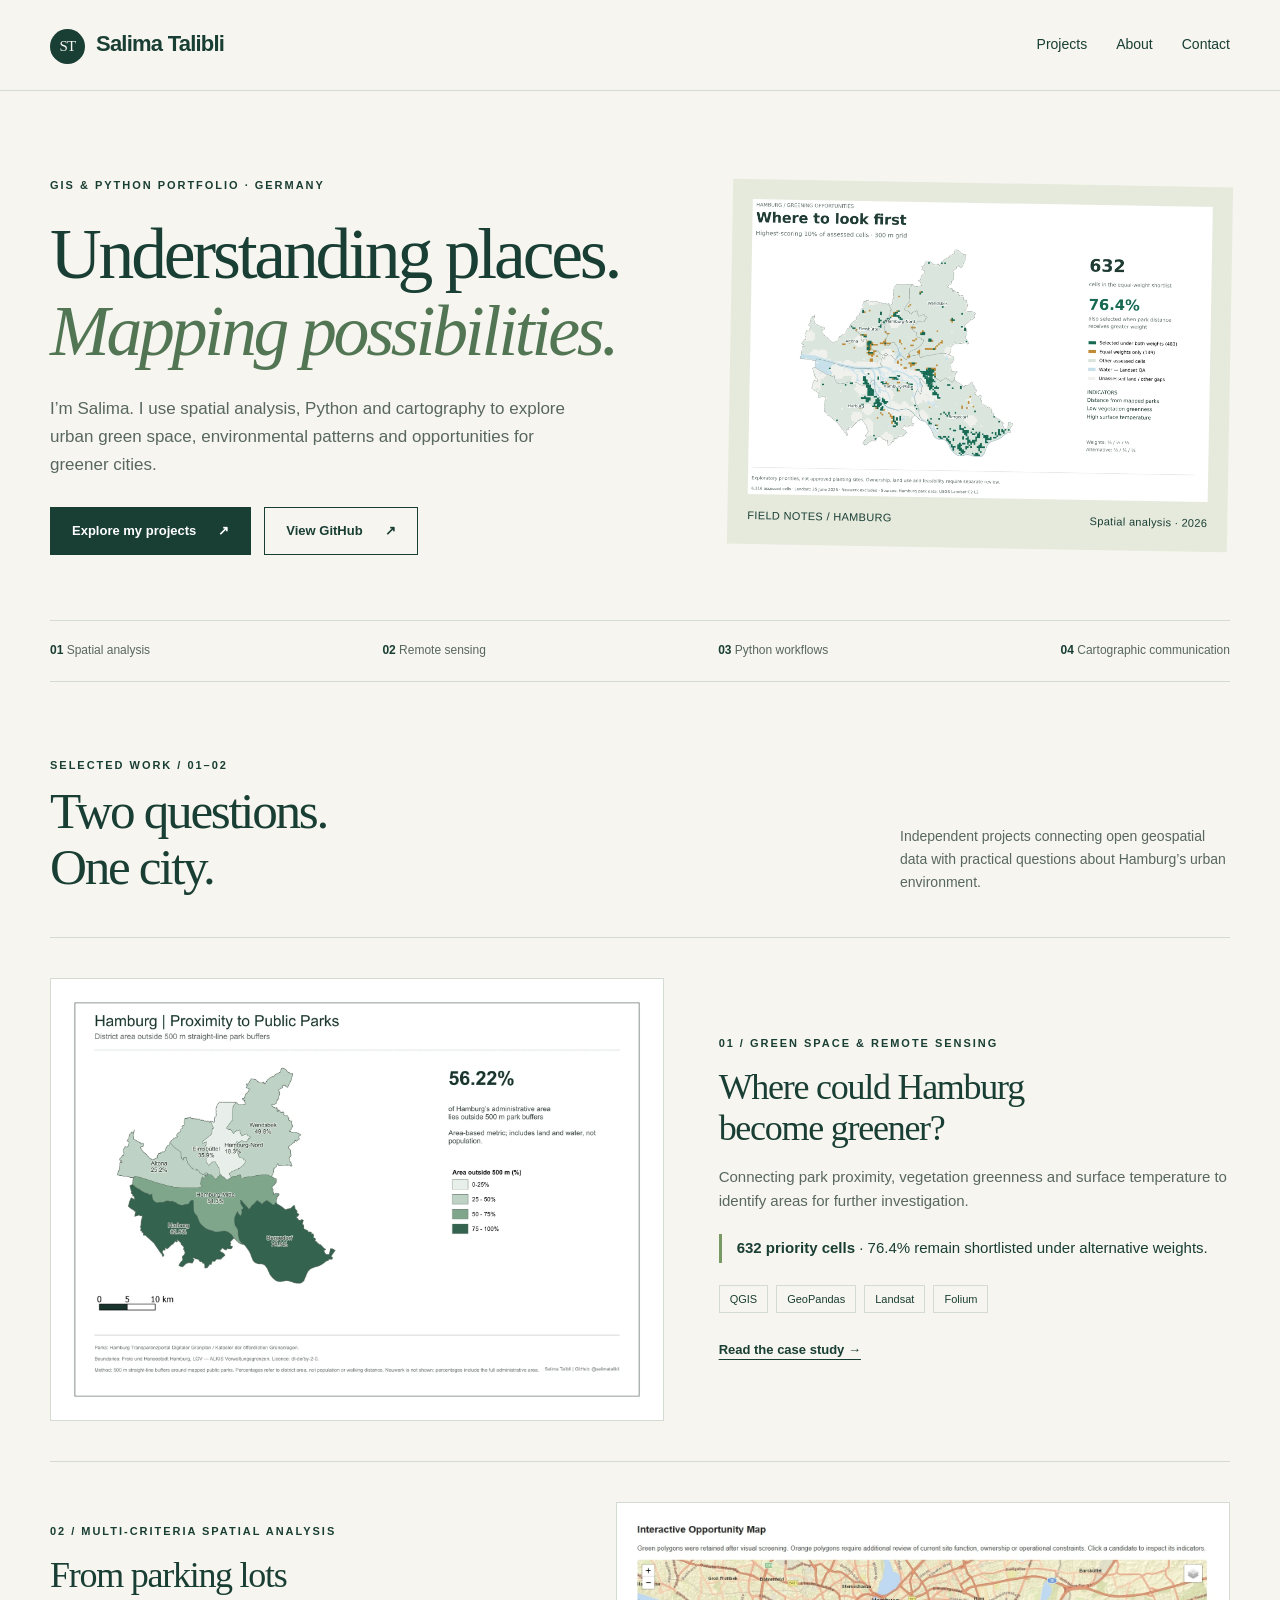
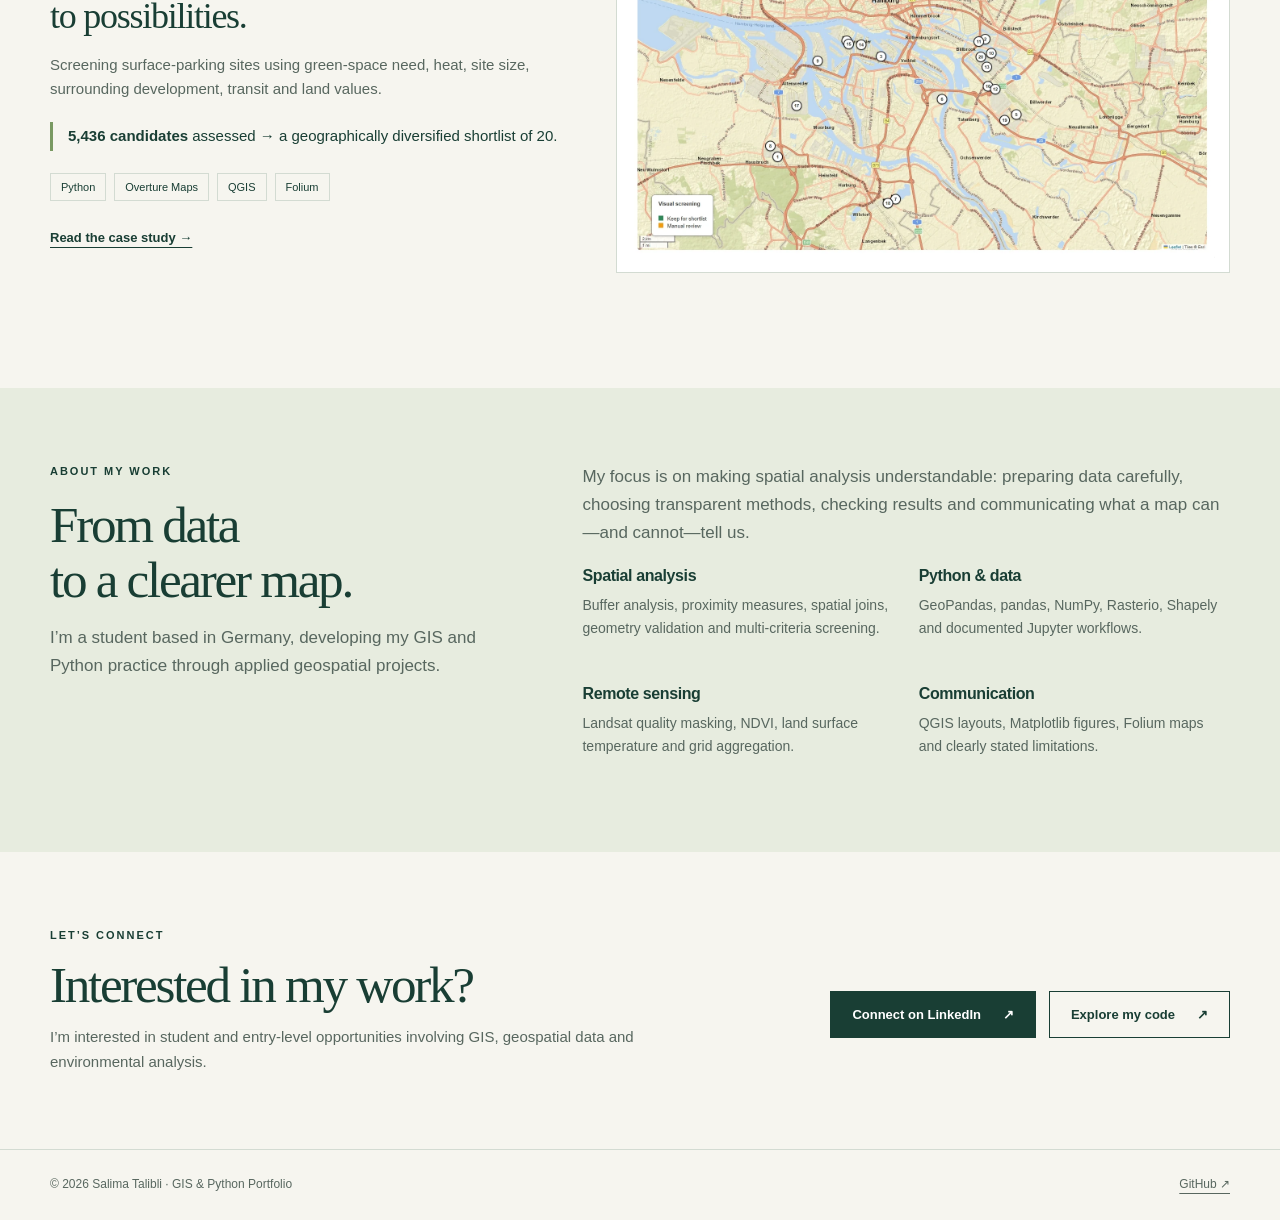
<file: salima-portfolio/index.html>
<!doctype html><html lang="en"><head><meta charset="utf-8"><meta name="viewport" content="width=device-width,initial-scale=1"><title>GIS &amp; Python Portfolio | Salima Talibli</title><meta name="description" content="Spatial analysis, remote sensing and urban greening projects by Salima Talibli."><meta name="theme-color" content="#193e34"><link rel="stylesheet" href="style.css"></head><body><a class="skip" href="#main">Skip to content</a><header><nav class="wrap" aria-label="Main navigation"><a class="brand" href="index.html"><span aria-hidden="true">ST</span>Salima Talibli</a><div class="navlinks"><a href="index.html#projects">Projects</a><a href="index.html#about">About</a><a href="index.html#contact">Contact</a></div></nav></header><main id="main">
<div class="wrap"><div class="hero"><div><div class="eyebrow">GIS &amp; Python Portfolio · Germany</div><h1>Understanding places.<br><em>Mapping possibilities.</em></h1><p>I’m Salima. I use spatial analysis, Python and cartography to explore urban green space, environmental patterns and opportunities for greener cities.</p><div class="buttons"><a class="button primary" href="#projects">Explore my projects <span aria-hidden="true">↗</span></a><a class="button" href="https://github.com/salima-talibli/">View GitHub <span aria-hidden="true">↗</span></a></div></div><figure class="hero-art"><a href="green-space.html"><img src="assets/greening-shortlist.webp" alt="Hamburg greening priority map showing shortlisted 300 metre cells" width="1800" height="1154"></a><figcaption><span>FIELD NOTES / HAMBURG</span><span>Spatial analysis · 2026</span></figcaption></figure></div><div class="strip"><span><b>01</b> Spatial analysis</span><span><b>02</b> Remote sensing</span><span><b>03</b> Python workflows</span><span><b>04</b> Cartographic communication</span></div>
<section id="projects"><div class="section-head"><div><div class="eyebrow">Selected work / 01–02</div><h2>Two questions.<br>One city.</h2></div><p>Independent projects connecting open geospatial data with practical questions about Hamburg’s urban environment.</p></div>
<div class="project"><a class="visual" href="green-space.html"><img src="assets/park-proximity.webp" alt="QGIS map of Hamburg district area outside 500 metre park buffers" loading="lazy"></a><div><div class="eyebrow">01 / Green space &amp; remote sensing</div><h3>Where could Hamburg<br>become greener?</h3><p>Connecting park proximity, vegetation greenness and surface temperature to identify areas for further investigation.</p><p class="result"><strong>632 priority cells</strong> · 76.4% remain shortlisted under alternative weights.</p><div class="tags"><span>QGIS</span><span>GeoPandas</span><span>Landsat</span><span>Folium</span></div><a class="textlink" href="green-space.html">Read the case study →</a></div></div>
<div class="project reverse"><a class="visual" href="parking-to-park.html"><img src="assets/parking-dashboard.webp" alt="Interactive dashboard screenshot of shortlisted parking sites across Hamburg" loading="lazy"></a><div><div class="eyebrow">02 / Multi-criteria spatial analysis</div><h3>From parking lots<br>to possibilities.</h3><p>Screening surface-parking sites using green-space need, heat, site size, surrounding development, transit and land values.</p><p class="result"><strong>5,436 candidates</strong> assessed → a geographically diversified shortlist of 20.</p><div class="tags"><span>Python</span><span>Overture Maps</span><span>QGIS</span><span>Folium</span></div><a class="textlink" href="parking-to-park.html">Read the case study →</a></div></div></section></div>
<section class="about" id="about"><div class="wrap about-grid"><div><div class="eyebrow">About my work</div><h2>From data<br>to a clearer map.</h2><p>I’m a student based in Germany, developing my GIS and Python practice through applied geospatial projects.</p></div><div><p>My focus is on making spatial analysis understandable: preparing data carefully, choosing transparent methods, checking results and communicating what a map can—and cannot—tell us.</p><div class="skills"><div><h3>Spatial analysis</h3><p>Buffer analysis, proximity measures, spatial joins, geometry validation and multi-criteria screening.</p></div><div><h3>Python &amp; data</h3><p>GeoPandas, pandas, NumPy, Rasterio, Shapely and documented Jupyter workflows.</p></div><div><h3>Remote sensing</h3><p>Landsat quality masking, NDVI, land surface temperature and grid aggregation.</p></div><div><h3>Communication</h3><p>QGIS layouts, Matplotlib figures, Folium maps and clearly stated limitations.</p></div></div></div></div></section>
<section id="contact"><div class="wrap contact"><div><div class="eyebrow">Let’s connect</div><h2>Interested in my work?</h2><p>I’m interested in student and entry-level opportunities involving GIS, geospatial data and environmental analysis.</p></div><div class="buttons"><a class="button primary" href="https://www.linkedin.com/in/salima-talibli-15a1b5208/">Connect on LinkedIn <span aria-hidden="true">↗</span></a><a class="button" href="https://github.com/salima-talibli/">Explore my code <span aria-hidden="true">↗</span></a></div></div></section></main><footer><div class="wrap"><span>© 2026 Salima Talibli · GIS &amp; Python Portfolio</span><a href="https://github.com/salima-talibli/">GitHub ↗</a></div></footer></body></html>
</file>
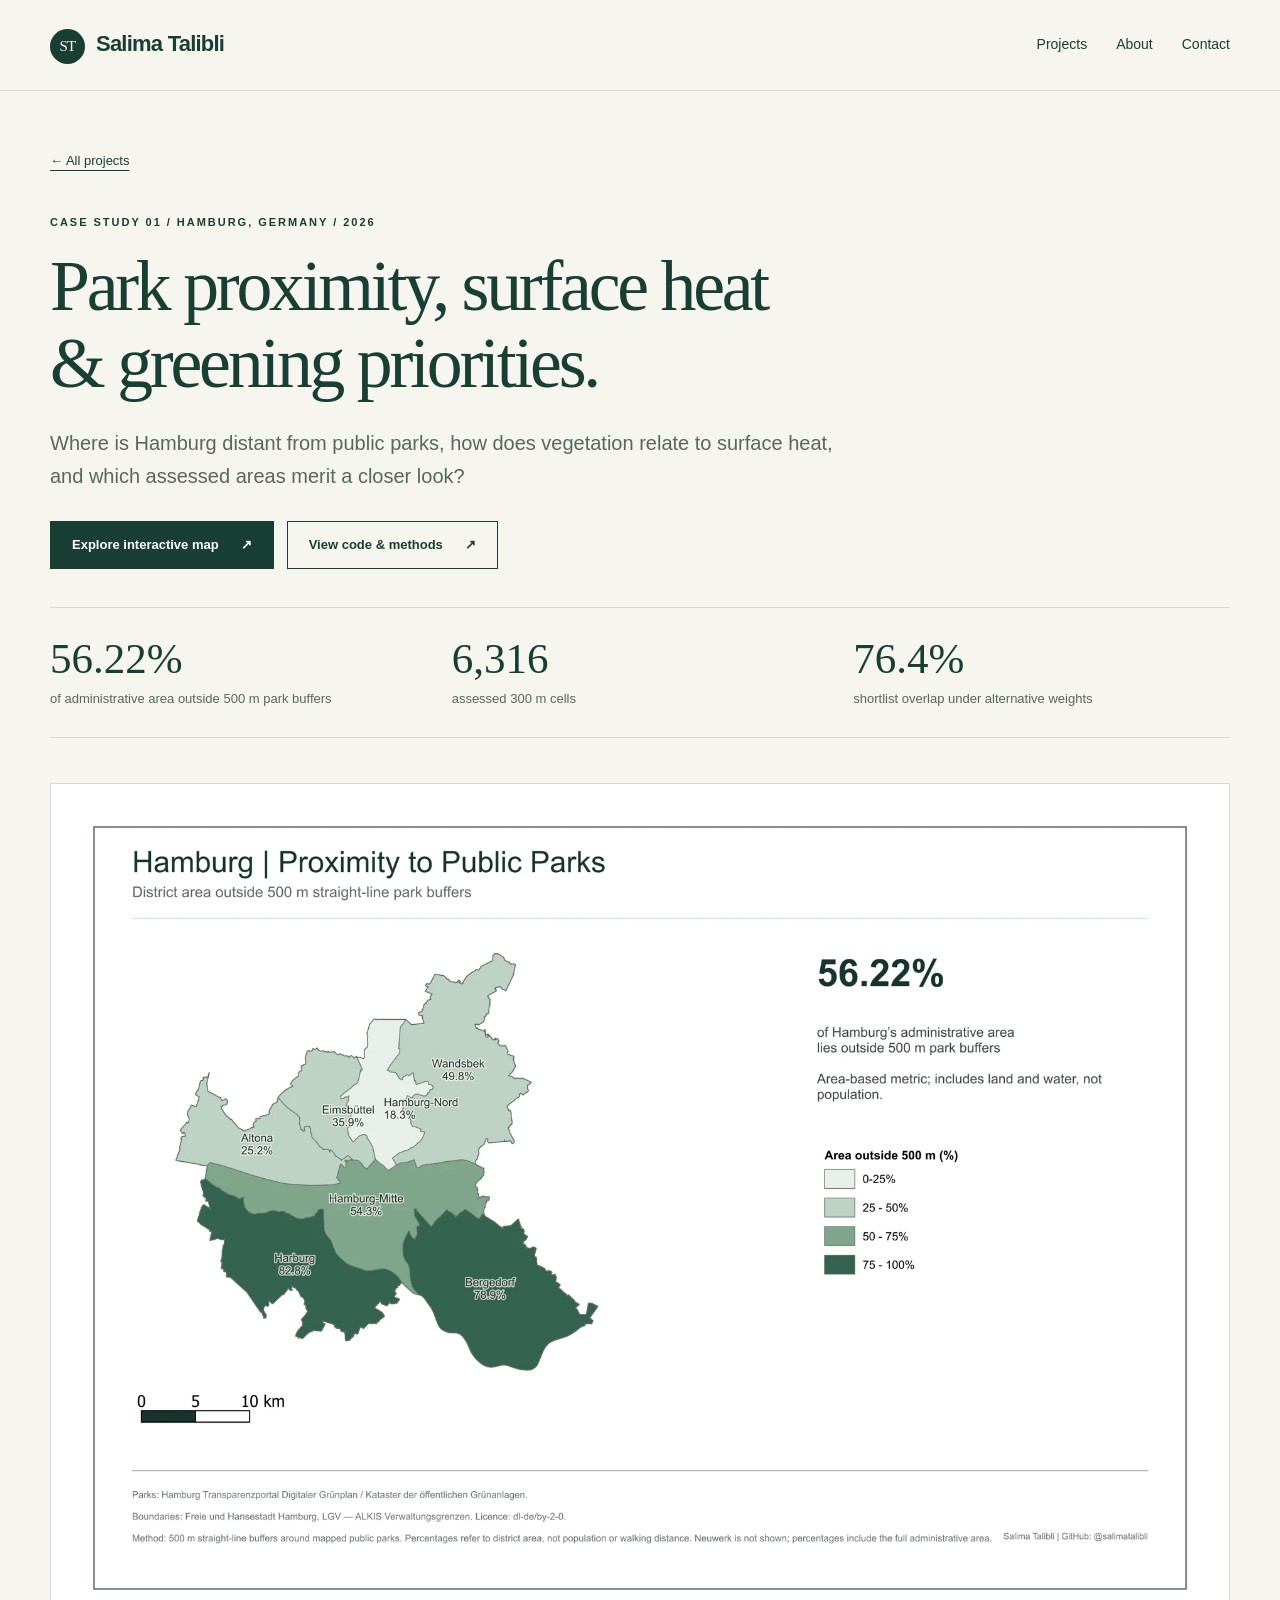
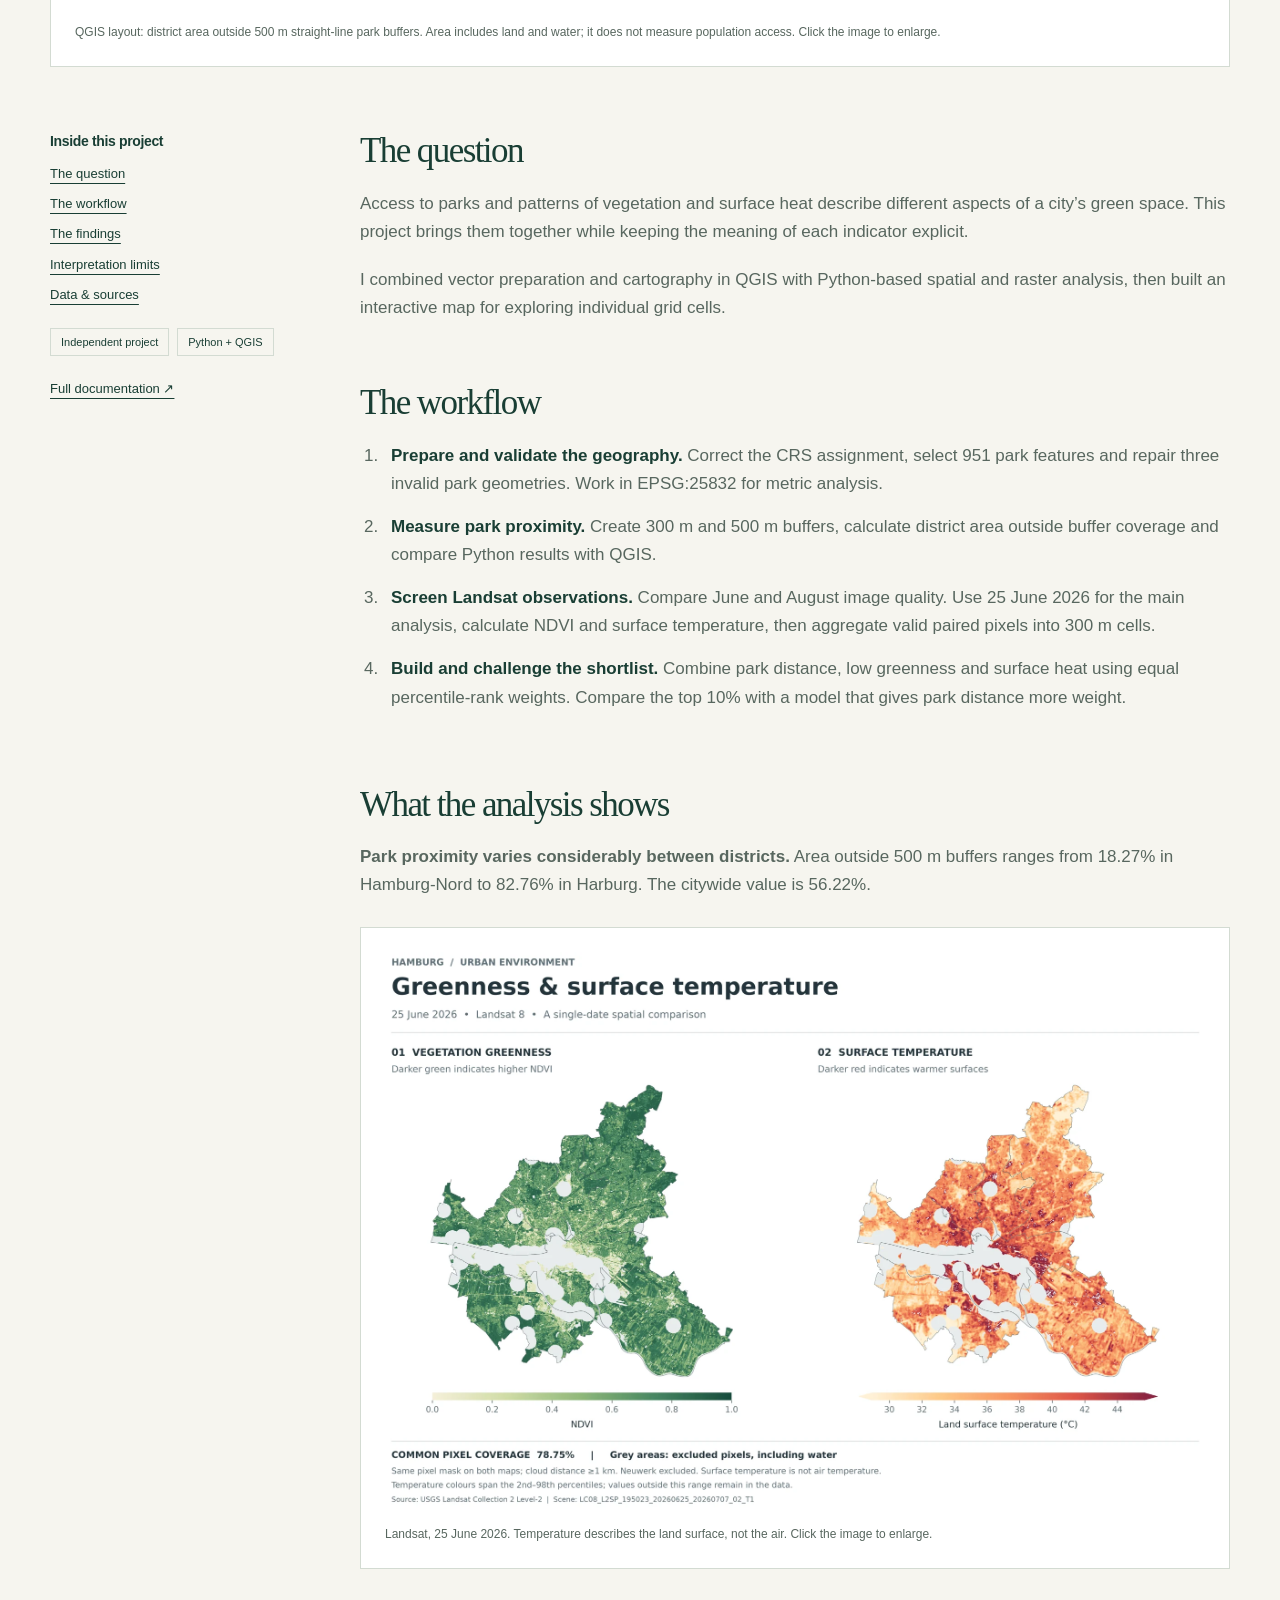
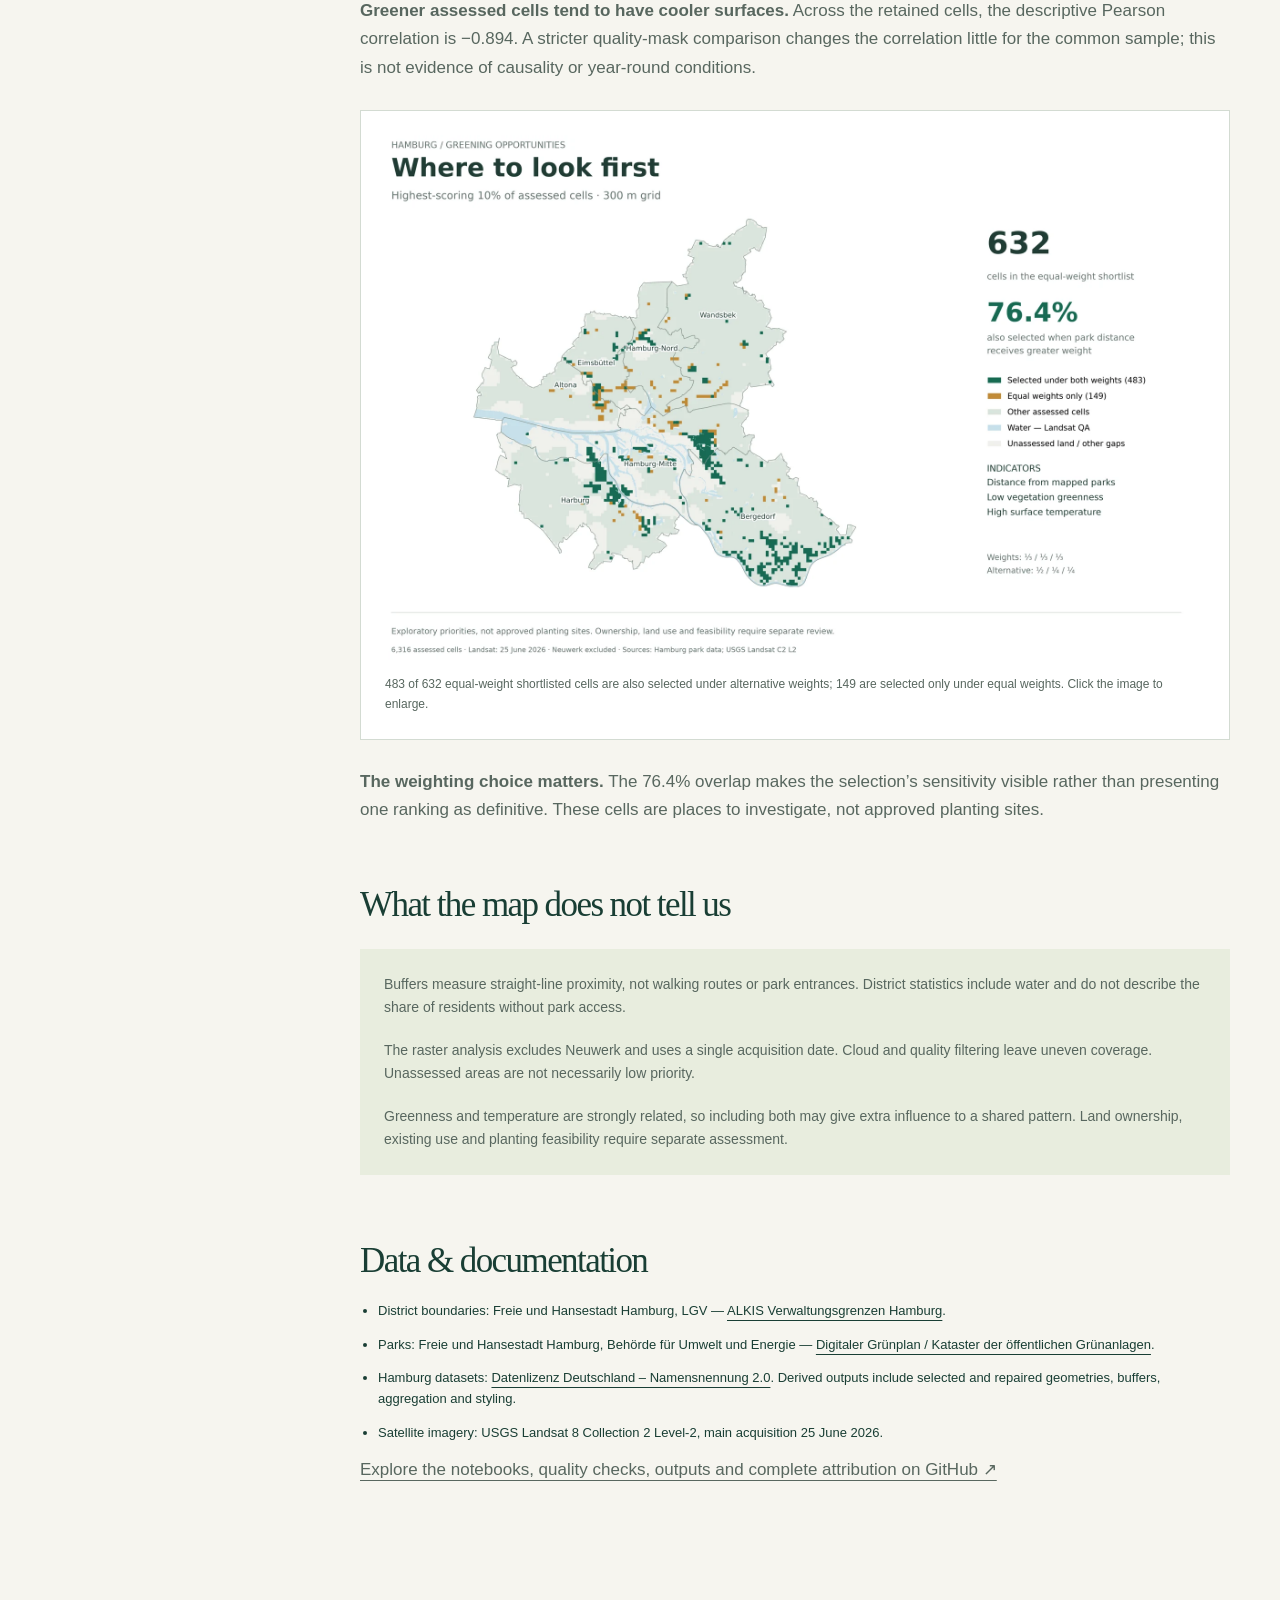
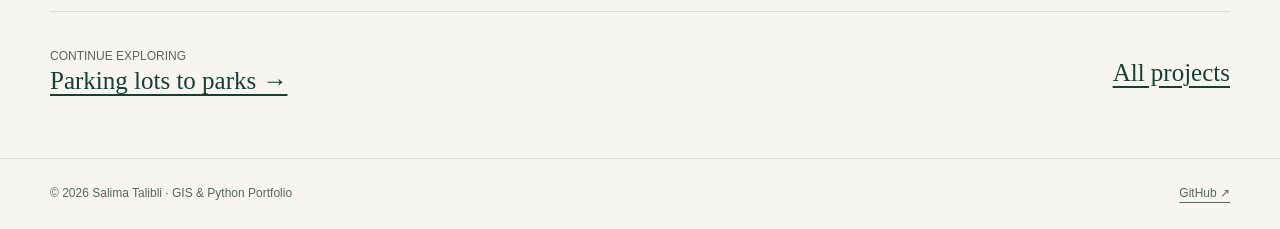
<file: green-space.html>
<!doctype html><html lang="en"><head><meta charset="utf-8"><meta name="viewport" content="width=device-width,initial-scale=1"><title>Hamburg Green Space | Salima Talibli</title><meta name="description" content="A case study connecting park proximity, vegetation, surface heat and exploratory greening priorities in Hamburg."><meta name="theme-color" content="#193e34"><link rel="stylesheet" href="style.css"></head><body><a class="skip" href="#main">Skip to content</a><header><nav class="wrap" aria-label="Main navigation"><a class="brand" href="index.html"><span aria-hidden="true">ST</span>Salima Talibli</a><div class="navlinks"><a href="index.html#projects">Projects</a><a href="index.html#about">About</a><a href="index.html#contact">Contact</a></div></nav></header><main id="main"><div class="wrap"><div class="casehero"><a class="back" href="index.html#projects">← All projects</a><div class="eyebrow">Case study 01 / Hamburg, Germany / 2026</div><h1>Park proximity, surface heat<br>&amp; greening priorities.</h1><p class="lead">Where is Hamburg distant from public parks, how does vegetation relate to surface heat, and which assessed areas merit a closer look?</p><div class="buttons"><a class="button primary" href="maps/green-space.html">Explore interactive map <span aria-hidden="true">↗</span></a><a class="button" href="https://github.com/salima-talibli/hamburg-green-space">View code & methods <span aria-hidden="true">↗</span></a></div><div class="metrics"><div class="metric"><b>56.22%</b><span>of administrative area outside 500 m park buffers</span></div><div class="metric"><b>6,316</b><span>assessed 300 m cells</span></div><div class="metric"><b>76.4%</b><span>shortlist overlap under alternative weights</span></div></div></div><figure class="case-figure"><a href="assets/park-proximity.webp" aria-label="Open full-size image: Hamburg park proximity by district"><img src="assets/park-proximity.webp" alt="Hamburg park proximity by district" loading="lazy"></a><figcaption>QGIS layout: district area outside 500 m straight-line park buffers. Area includes land and water; it does not measure population access. Click the image to enlarge.</figcaption></figure><div class="case-body"><aside><h3>Inside this project</h3><a href="#question">The question</a><a href="#method">The workflow</a><a href="#findings">The findings</a><a href="#limits">Interpretation limits</a><a href="#sources">Data &amp; sources</a><div class="tags"><span>Independent project</span><span>Python + QGIS</span></div><a href="https://github.com/salima-talibli/hamburg-green-space">Full documentation ↗</a></aside><article><section id="question"><h2>The question</h2><p>Access to parks and patterns of vegetation and surface heat describe different aspects of a city’s green space. This project brings them together while keeping the meaning of each indicator explicit.</p><p>I combined vector preparation and cartography in QGIS with Python-based spatial and raster analysis, then built an interactive map for exploring individual grid cells.</p></section><section id="method"><h2>The workflow</h2><ol class="steps"><li><strong>Prepare and validate the geography.</strong> Correct the CRS assignment, select 951 park features and repair three invalid park geometries. Work in EPSG:25832 for metric analysis.</li><li><strong>Measure park proximity.</strong> Create 300 m and 500 m buffers, calculate district area outside buffer coverage and compare Python results with QGIS.</li><li><strong>Screen Landsat observations.</strong> Compare June and August image quality. Use 25 June 2026 for the main analysis, calculate NDVI and surface temperature, then aggregate valid paired pixels into 300 m cells.</li><li><strong>Build and challenge the shortlist.</strong> Combine park distance, low greenness and surface heat using equal percentile-rank weights. Compare the top 10% with a model that gives park distance more weight.</li></ol></section><section id="findings"><h2>What the analysis shows</h2><p><strong>Park proximity varies considerably between districts.</strong> Area outside 500 m buffers ranges from 18.27% in Hamburg-Nord to 82.76% in Harburg. The citywide value is 56.22%.</p><figure class="case-figure"><a href="assets/vegetation-temperature.webp" aria-label="Open full-size image: Maps of NDVI and land surface temperature in Hamburg"><img src="assets/vegetation-temperature.webp" alt="Maps of NDVI and land surface temperature in Hamburg" loading="lazy"></a><figcaption>Landsat, 25 June 2026. Temperature describes the land surface, not the air. Click the image to enlarge.</figcaption></figure><p><strong>Greener assessed cells tend to have cooler surfaces.</strong> Across the retained cells, the descriptive Pearson correlation is −0.894. A stricter quality-mask comparison changes the correlation little for the common sample; this is not evidence of causality or year-round conditions.</p><figure class="case-figure"><a href="assets/greening-shortlist.webp" aria-label="Open full-size image: Greening priority shortlist showing overlap between two weighting schemes"><img src="assets/greening-shortlist.webp" alt="Greening priority shortlist showing overlap between two weighting schemes" loading="lazy"></a><figcaption>483 of 632 equal-weight shortlisted cells are also selected under alternative weights; 149 are selected only under equal weights. Click the image to enlarge.</figcaption></figure><p><strong>The weighting choice matters.</strong> The 76.4% overlap makes the selection’s sensitivity visible rather than presenting one ranking as definitive. These cells are places to investigate, not approved planting sites.</p></section><section id="limits"><h2>What the map does not tell us</h2><div class="note"><p>Buffers measure straight-line proximity, not walking routes or park entrances. District statistics include water and do not describe the share of residents without park access.</p><p>The raster analysis excludes Neuwerk and uses a single acquisition date. Cloud and quality filtering leave uneven coverage. Unassessed areas are not necessarily low priority.</p><p>Greenness and temperature are strongly related, so including both may give extra influence to a shared pattern. Land ownership, existing use and planting feasibility require separate assessment.</p></div></section><section id="sources"><h2>Data &amp; documentation</h2><ul class="source-list"><li>District boundaries: Freie und Hansestadt Hamburg, LGV — <a href="https://suche.transparenz.hamburg.de/dataset/alkis-verwaltungsgrenzen-hamburg31">ALKIS Verwaltungsgrenzen Hamburg</a>.</li><li>Parks: Freie und Hansestadt Hamburg, Behörde für Umwelt und Energie — <a href="https://suche.transparenz.hamburg.de/dataset/digitaler-gruenplan-kataster-der-oeffentlichen-gruenanlagen18">Digitaler Grünplan / Kataster der öffentlichen Grünanlagen</a>.</li><li>Hamburg datasets: <a href="https://www.govdata.de/dl-de/by-2-0">Datenlizenz Deutschland – Namensnennung 2.0</a>. Derived outputs include selected and repaired geometries, buffers, aggregation and styling.</li><li>Satellite imagery: USGS Landsat 8 Collection 2 Level-2, main acquisition 25 June 2026.</li></ul><p><a href="https://github.com/salima-talibli/hamburg-green-space">Explore the notebooks, quality checks, outputs and complete attribution on GitHub ↗</a></p></section></article></div><div class="case-next"><div><p>CONTINUE EXPLORING</p><a href="parking-to-park.html">Parking lots to parks →</a></div><a href="index.html#projects">All projects</a></div></div></main><footer><div class="wrap"><span>© 2026 Salima Talibli · GIS &amp; Python Portfolio</span><a href="https://github.com/salima-talibli/">GitHub ↗</a></div></footer></body></html>
</file>
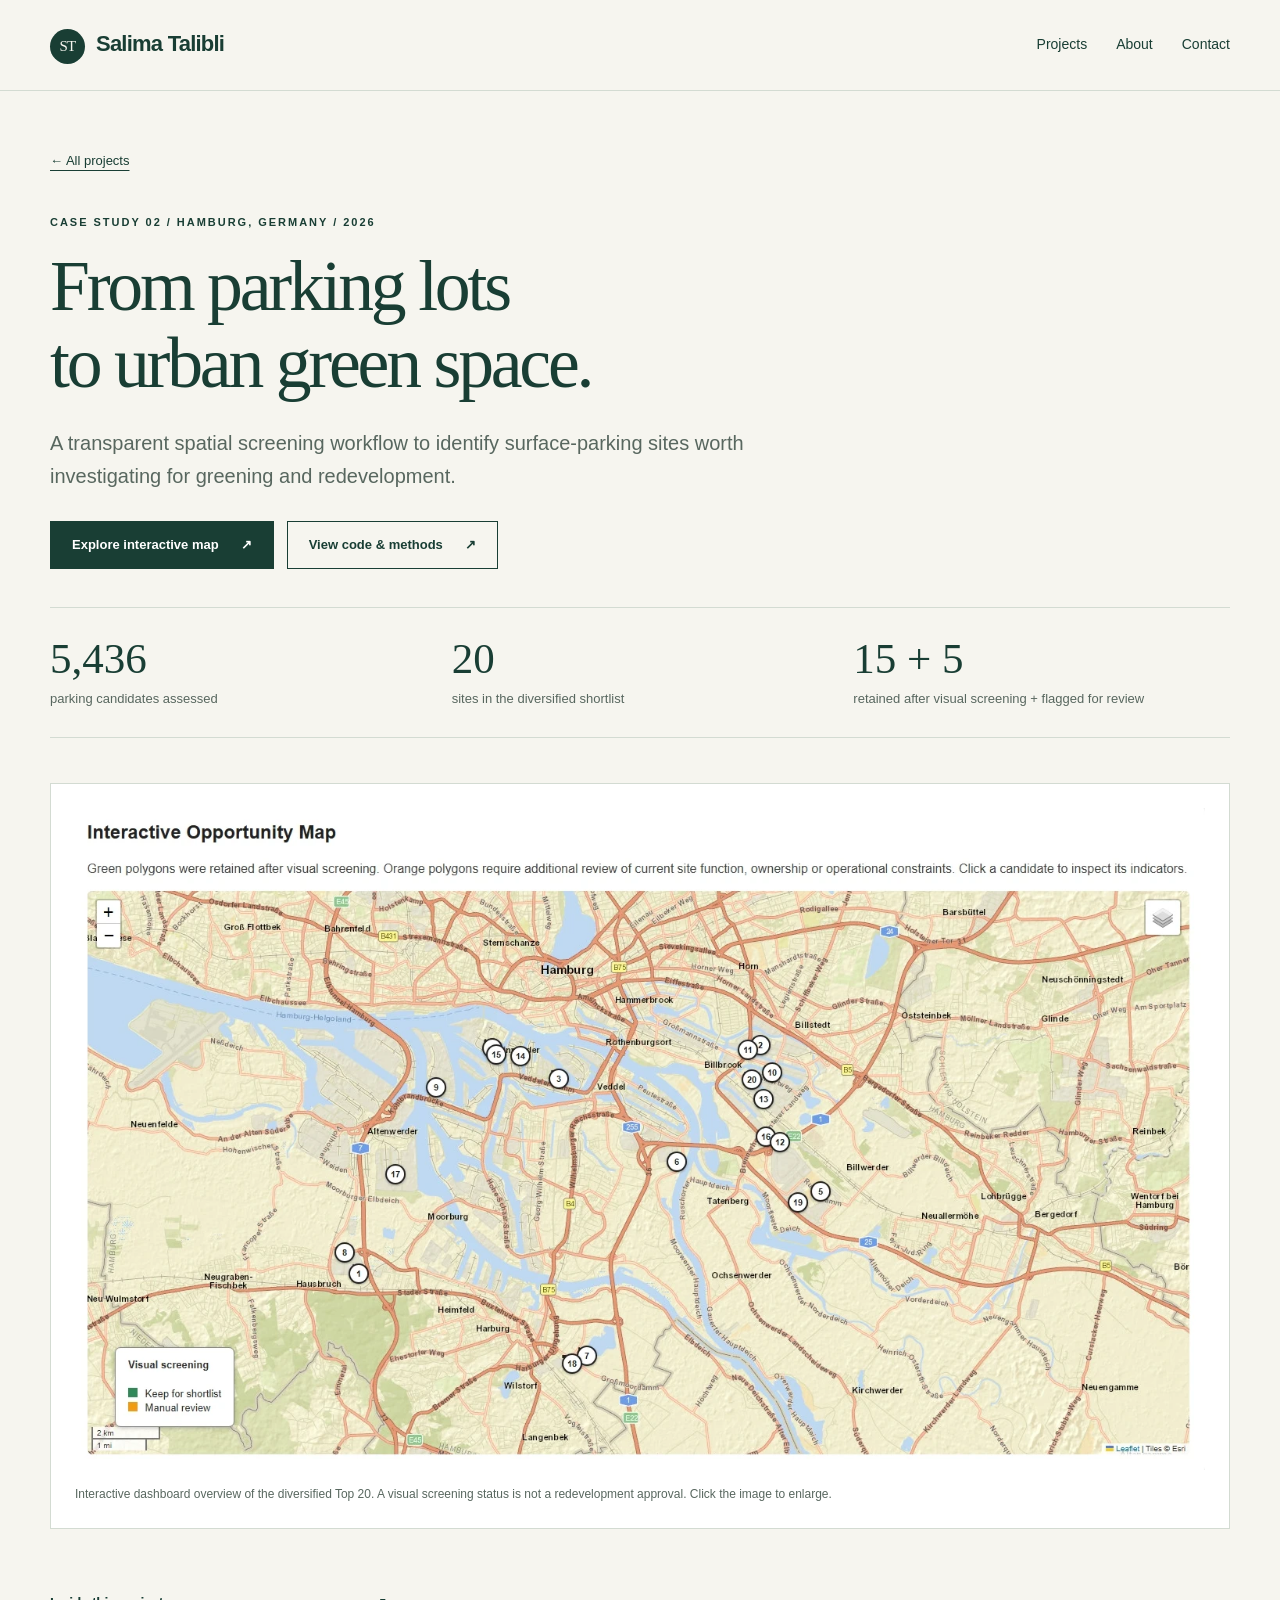
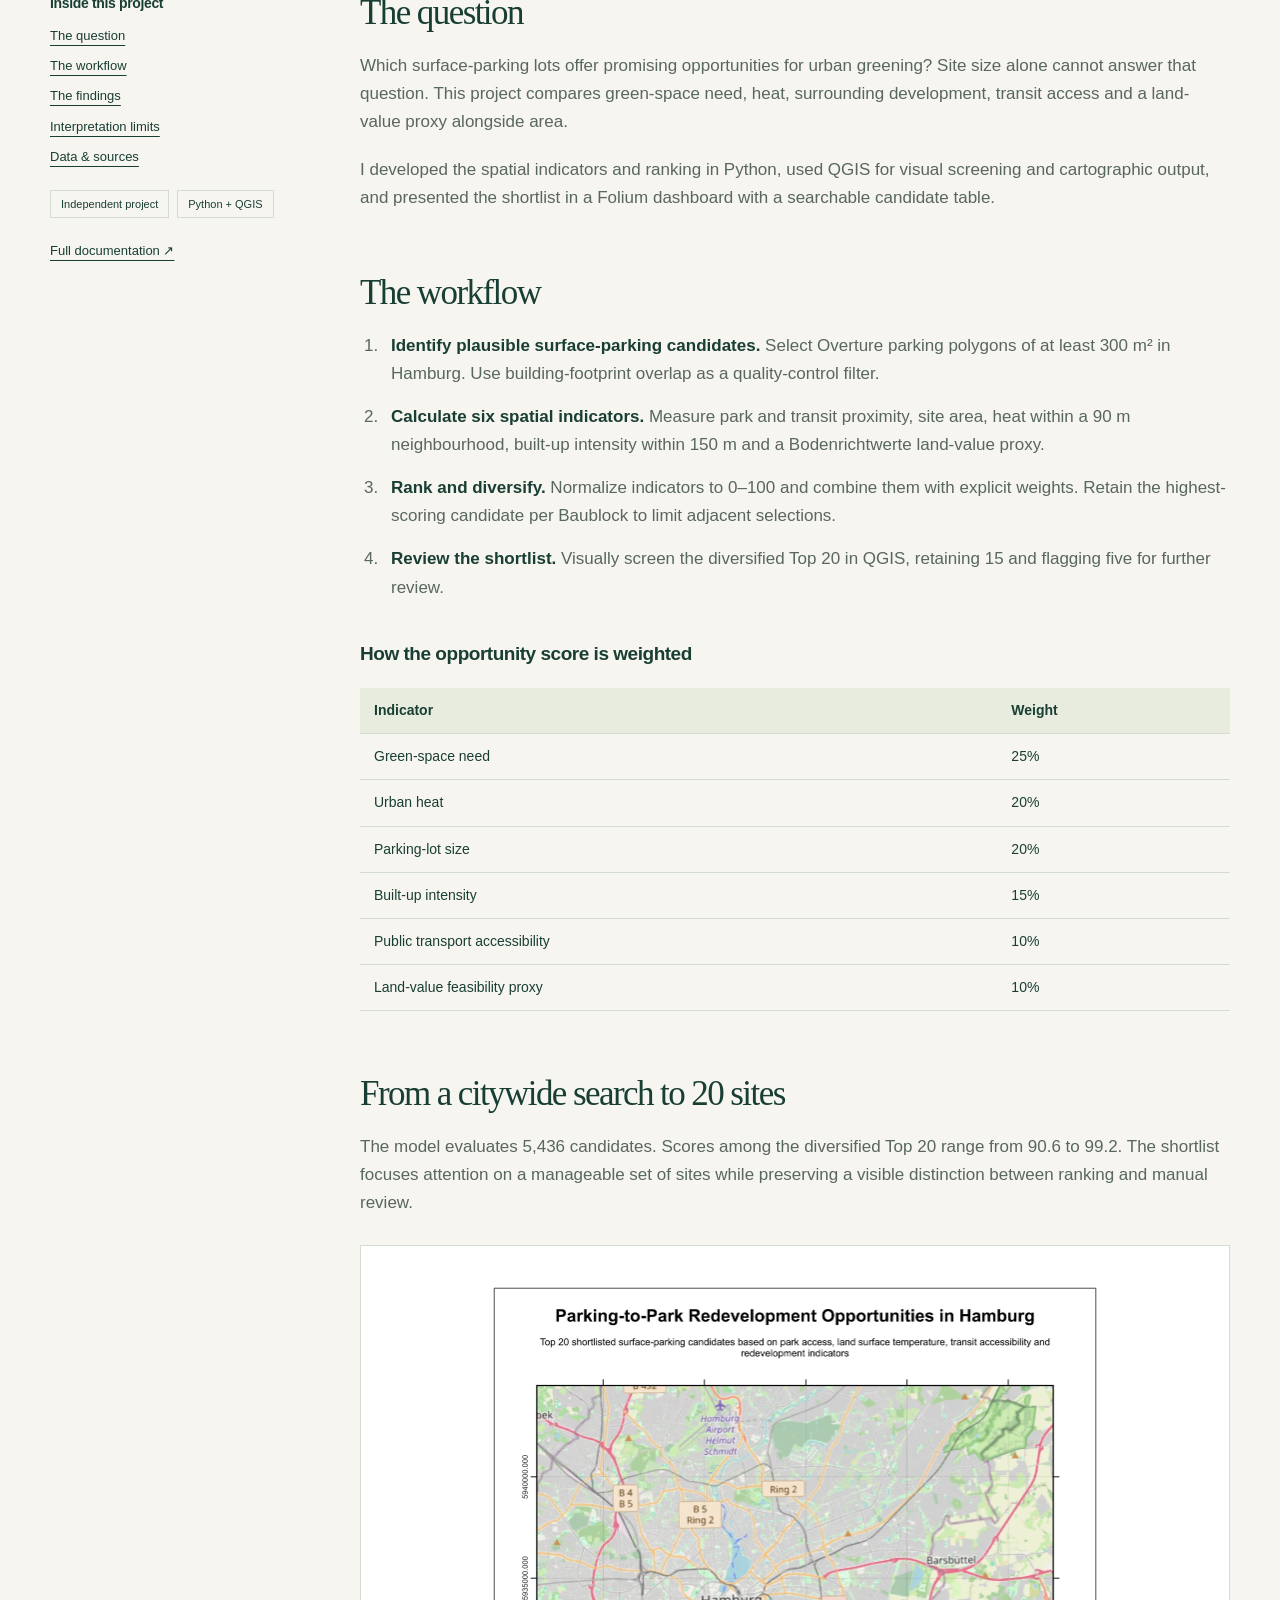
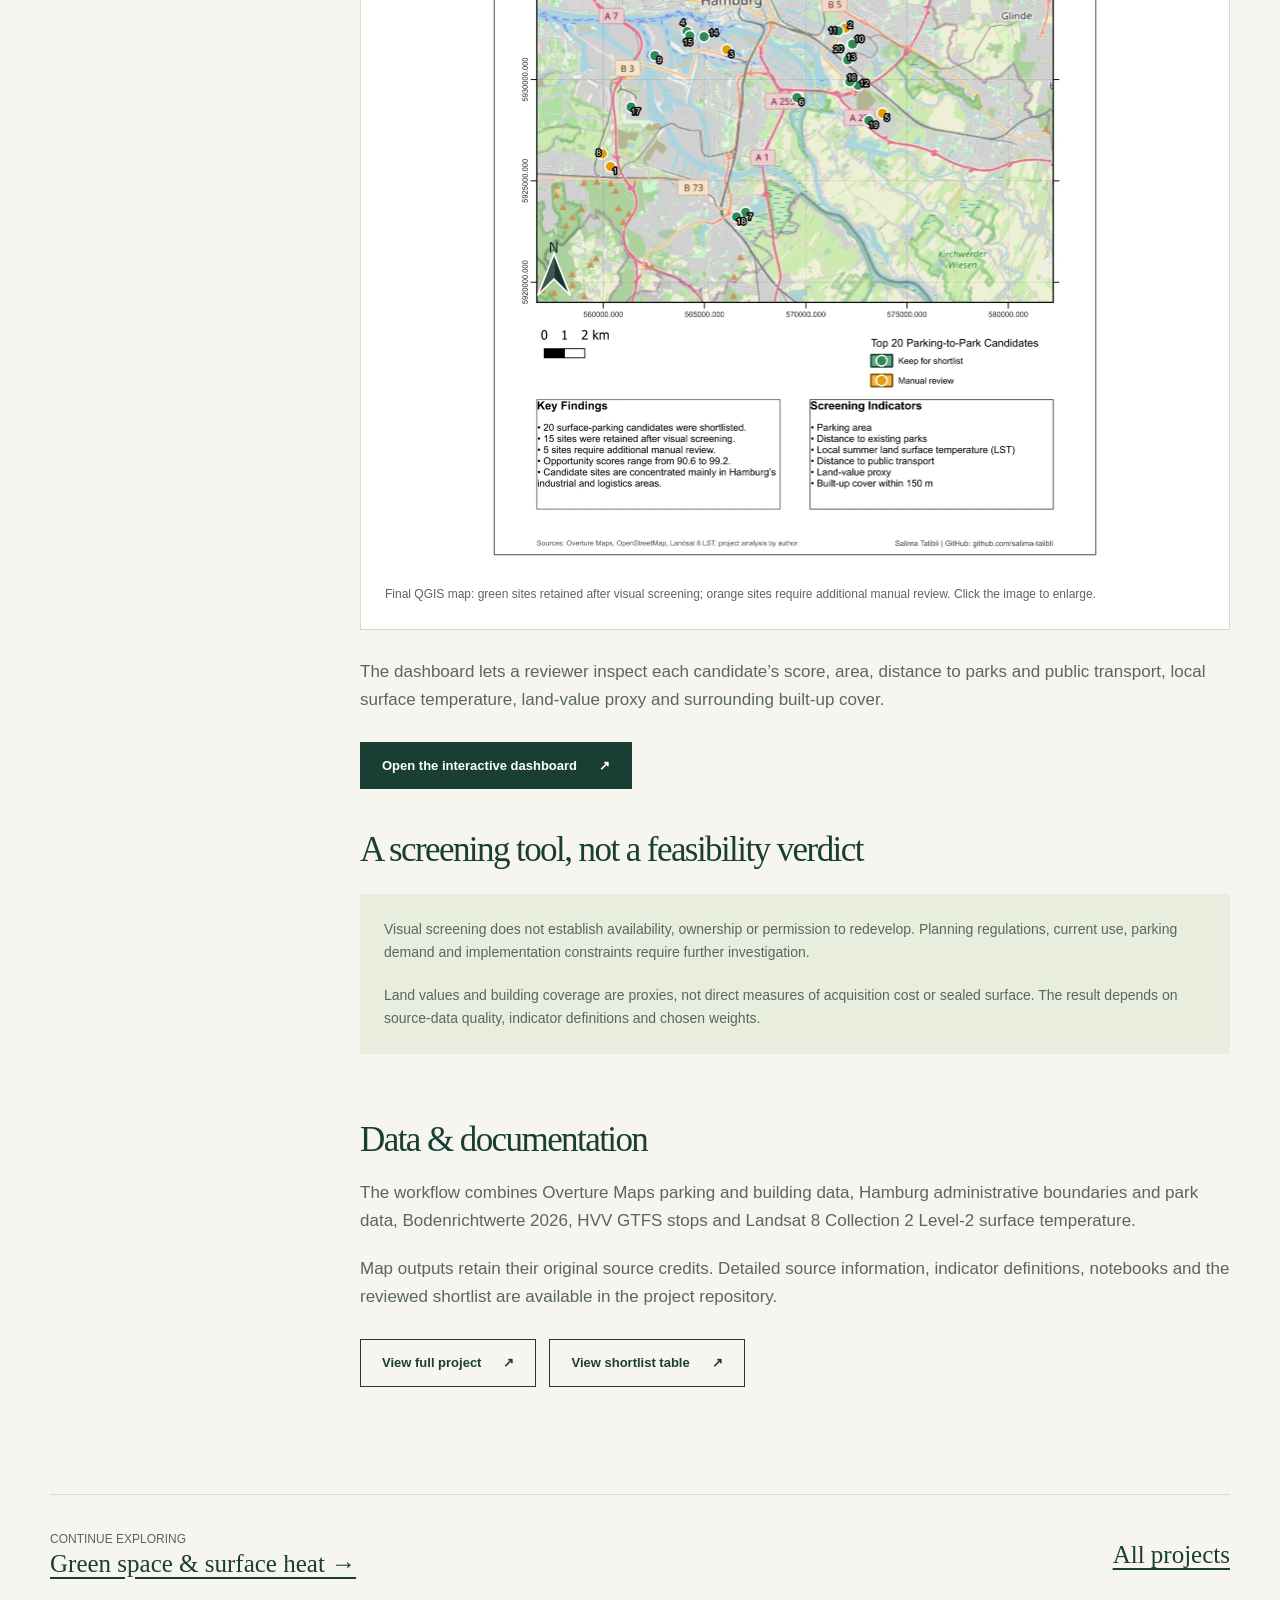
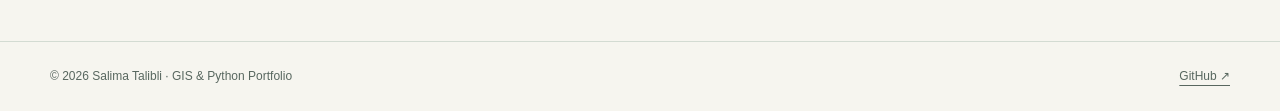
<file: parking-to-park.html>
<!doctype html><html lang="en"><head><meta charset="utf-8"><meta name="viewport" content="width=device-width,initial-scale=1"><title>Parking Lot to Park | Salima Talibli</title><meta name="description" content="Multi-criteria screening of 5,436 Hamburg parking candidates with a diversified shortlist and interactive dashboard."><meta name="theme-color" content="#193e34"><link rel="stylesheet" href="style.css"></head><body><a class="skip" href="#main">Skip to content</a><header><nav class="wrap" aria-label="Main navigation"><a class="brand" href="index.html"><span aria-hidden="true">ST</span>Salima Talibli</a><div class="navlinks"><a href="index.html#projects">Projects</a><a href="index.html#about">About</a><a href="index.html#contact">Contact</a></div></nav></header><main id="main"><div class="wrap"><div class="casehero"><a class="back" href="index.html#projects">← All projects</a><div class="eyebrow">Case study 02 / Hamburg, Germany / 2026</div><h1>From parking lots<br>to urban green space.</h1><p class="lead">A transparent spatial screening workflow to identify surface-parking sites worth investigating for greening and redevelopment.</p><div class="buttons"><a class="button primary" href="maps/parking-to-park.html">Explore interactive map <span aria-hidden="true">↗</span></a><a class="button" href="https://github.com/salima-talibli/hamburg-parking-to-park">View code & methods <span aria-hidden="true">↗</span></a></div><div class="metrics"><div class="metric"><b>5,436</b><span>parking candidates assessed</span></div><div class="metric"><b>20</b><span>sites in the diversified shortlist</span></div><div class="metric"><b>15 + 5</b><span>retained after visual screening + flagged for review</span></div></div></div><figure class="case-figure"><a href="assets/parking-dashboard.webp" aria-label="Open full-size image: Screenshot of the Hamburg parking-to-park dashboard"><img src="assets/parking-dashboard.webp" alt="Screenshot of the Hamburg parking-to-park dashboard" loading="lazy"></a><figcaption>Interactive dashboard overview of the diversified Top 20. A visual screening status is not a redevelopment approval. Click the image to enlarge.</figcaption></figure><div class="case-body"><aside><h3>Inside this project</h3><a href="#question">The question</a><a href="#method">The workflow</a><a href="#findings">The findings</a><a href="#limits">Interpretation limits</a><a href="#sources">Data &amp; sources</a><div class="tags"><span>Independent project</span><span>Python + QGIS</span></div><a href="https://github.com/salima-talibli/hamburg-parking-to-park">Full documentation ↗</a></aside><article><section id="question"><h2>The question</h2><p>Which surface-parking lots offer promising opportunities for urban greening? Site size alone cannot answer that question. This project compares green-space need, heat, surrounding development, transit access and a land-value proxy alongside area.</p><p>I developed the spatial indicators and ranking in Python, used QGIS for visual screening and cartographic output, and presented the shortlist in a Folium dashboard with a searchable candidate table.</p></section><section id="method"><h2>The workflow</h2><ol class="steps"><li><strong>Identify plausible surface-parking candidates.</strong> Select Overture parking polygons of at least 300 m² in Hamburg. Use building-footprint overlap as a quality-control filter.</li><li><strong>Calculate six spatial indicators.</strong> Measure park and transit proximity, site area, heat within a 90 m neighbourhood, built-up intensity within 150 m and a Bodenrichtwerte land-value proxy.</li><li><strong>Rank and diversify.</strong> Normalize indicators to 0–100 and combine them with explicit weights. Retain the highest-scoring candidate per Baublock to limit adjacent selections.</li><li><strong>Review the shortlist.</strong> Visually screen the diversified Top 20 in QGIS, retaining 15 and flagging five for further review.</li></ol><h3>How the opportunity score is weighted</h3><table class="data-table"><thead><tr><th scope="col">Indicator</th><th scope="col">Weight</th></tr></thead><tbody><tr><td>Green-space need</td><td>25%</td></tr><tr><td>Urban heat</td><td>20%</td></tr><tr><td>Parking-lot size</td><td>20%</td></tr><tr><td>Built-up intensity</td><td>15%</td></tr><tr><td>Public transport accessibility</td><td>10%</td></tr><tr><td>Land-value feasibility proxy</td><td>10%</td></tr></tbody></table></section><section id="findings"><h2>From a citywide search to 20 sites</h2><p>The model evaluates 5,436 candidates. Scores among the diversified Top 20 range from 90.6 to 99.2. The shortlist focuses attention on a manageable set of sites while preserving a visible distinction between ranking and manual review.</p><figure class="case-figure"><a href="assets/parking-map.webp" aria-label="Open full-size image: Final cartographic overview of the Top 20 parking-to-park candidates"><img src="assets/parking-map.webp" alt="Final cartographic overview of the Top 20 parking-to-park candidates" loading="lazy"></a><figcaption>Final QGIS map: green sites retained after visual screening; orange sites require additional manual review. Click the image to enlarge.</figcaption></figure><p>The dashboard lets a reviewer inspect each candidate’s score, area, distance to parks and public transport, local surface temperature, land-value proxy and surrounding built-up cover.</p><div class="buttons"><a class="button primary" href="maps/parking-to-park.html">Open the interactive dashboard <span aria-hidden="true">↗</span></a></div></section><section id="limits"><h2>A screening tool, not a feasibility verdict</h2><div class="note"><p>Visual screening does not establish availability, ownership or permission to redevelop. Planning regulations, current use, parking demand and implementation constraints require further investigation.</p><p>Land values and building coverage are proxies, not direct measures of acquisition cost or sealed surface. The result depends on source-data quality, indicator definitions and chosen weights.</p></div></section><section id="sources"><h2>Data &amp; documentation</h2><p>The workflow combines Overture Maps parking and building data, Hamburg administrative boundaries and park data, Bodenrichtwerte 2026, HVV GTFS stops and Landsat 8 Collection 2 Level-2 surface temperature.</p><p>Map outputs retain their original source credits. Detailed source information, indicator definitions, notebooks and the reviewed shortlist are available in the project repository.</p><div class="buttons"><a class="button" href="https://github.com/salima-talibli/hamburg-parking-to-park">View full project <span aria-hidden="true">↗</span></a><a class="button" href="https://github.com/salima-talibli/hamburg-parking-to-park/blob/main/outputs/tables/hamburg_top20_reviewed_shortlist.csv">View shortlist table <span aria-hidden="true">↗</span></a></div></section></article></div><div class="case-next"><div><p>CONTINUE EXPLORING</p><a href="green-space.html">Green space & surface heat →</a></div><a href="index.html#projects">All projects</a></div></div></main><footer><div class="wrap"><span>© 2026 Salima Talibli · GIS &amp; Python Portfolio</span><a href="https://github.com/salima-talibli/">GitHub ↗</a></div></footer></body></html>
</file>
<file: salima-portfolio/style.css>
:root{--paper:#f6f5ef;--ink:#193e34;--muted:#58675f;--line:#d3dbd2;--accent:#bde091;--white:#fff;--max:1180px}*{box-sizing:border-box}html{scroll-behavior:smooth;scroll-padding-top:90px}body{margin:0;background:var(--paper);color:var(--ink);font:17px/1.65 Arial,Helvetica,sans-serif}a{color:inherit;text-underline-offset:5px}a:hover{color:#39754e}a:focus-visible,summary:focus-visible{outline:3px solid #93621d;outline-offset:5px}img{max-width:100%;height:auto;display:block}h1,h2,h3,p{margin:0}h1,h2{font-family:Georgia,'Times New Roman',serif;font-weight:400;line-height:1.08;letter-spacing:-.045em}h1{font-size:clamp(46px,5.6vw,78px)}h2{font-size:clamp(34px,4vw,54px)}h3{font-size:23px;line-height:1.3;letter-spacing:-.025em}.wrap{width:min(var(--max),calc(100% - 80px));margin:auto}.skip{position:absolute;left:15px;top:-70px;background:#fff;padding:12px;z-index:99}.skip:focus{top:10px}header{border-bottom:1px solid var(--line)}nav{display:flex;align-items:center;justify-content:space-between;min-height:90px;gap:24px}.brand{text-decoration:none;font-weight:700;letter-spacing:-.035em;font-size:22px}.brand span{display:inline-grid;place-items:center;margin-right:11px;background:var(--ink);color:var(--paper);width:35px;height:35px;border-radius:50%;font:15px Georgia}.navlinks{display:flex;gap:29px;font-size:14px}.navlinks a{text-decoration:none}.eyebrow{font:11px/1.5 Arial,sans-serif;letter-spacing:.18em;text-transform:uppercase;font-weight:700}.hero{padding:86px 0 65px;display:grid;grid-template-columns:1.25fr 1fr;gap:55px;align-items:center}.hero h1{margin:22px 0 25px}.hero h1 em{font-weight:400;color:#527554}.hero p{color:var(--muted);max-width:520px}.buttons{display:flex;flex-wrap:wrap;align-items:center;gap:13px;margin-top:28px}.button{display:inline-flex;align-items:center;justify-content:center;gap:22px;padding:12px 21px;border:1px solid var(--ink);text-decoration:none;font-size:13px;font-weight:700;min-height:47px}.button.primary{background:var(--ink);color:#fff}.button:hover{background:#dfe8d9;color:var(--ink)}.hero-art{background:#e6eadd;padding:20px;transform:rotate(1deg)}.hero-art img{background:white}.hero-art figcaption{font-size:11px;letter-spacing:.03em;padding-top:12px;display:flex;justify-content:space-between;gap:12px}.hero figure{margin:0}.strip{display:flex;gap:25px;justify-content:space-between;flex-wrap:wrap;border-top:1px solid var(--line);border-bottom:1px solid var(--line);padding:20px 0;font-size:12px;color:var(--muted)}.strip b{color:var(--ink)}section{padding:75px 0}.section-head{display:flex;justify-content:space-between;align-items:end;gap:25px;margin-bottom:43px}.section-head h2{margin-top:10px}.section-head p{font-size:14px;max-width:330px;color:var(--muted)}.project{display:grid;grid-template-columns:1.2fr 1fr;gap:55px;padding:40px 0;border-top:1px solid var(--line);align-items:center}.project.reverse{grid-template-columns:1fr 1.2fr}.project.reverse .visual{order:2}.visual{background:#fff;border:1px solid var(--line);padding:14px;display:block;overflow:hidden}.visual img{width:100%;transition:transform .3s}.visual:hover img{transform:scale(1.015)}.project h3{font:36px/1.15 Georgia,serif;margin:15px 0;letter-spacing:-.035em}.project p{color:var(--muted);font-size:15px}.tags{display:flex;flex-wrap:wrap;gap:8px;margin:22px 0}.tags span{border:1px solid var(--line);padding:4px 10px;font-size:11px}.result{border-left:3px solid #799962;padding:2px 0 2px 15px;margin:20px 0;color:var(--ink)!important}.textlink{font-size:13px;font-weight:700}.about{background:#e7ecdf}.about-grid{display:grid;grid-template-columns:1fr 1.4fr;gap:70px}.about h2{margin:17px 0}.about p{color:var(--muted);margin-bottom:19px}.skills{display:grid;grid-template-columns:1fr 1fr;gap:25px}.skills h3{font-size:16px;margin-bottom:7px}.skills p{font-size:14px}.contact{display:flex;justify-content:space-between;align-items:center;gap:30px}.contact h2{margin:13px 0}.contact p{color:var(--muted);max-width:640px;font-size:15px}footer{padding:25px 0;border-top:1px solid var(--line);font-size:12px;color:var(--muted)}footer .wrap{display:flex;justify-content:space-between;gap:20px}.casehero{padding:55px 0 45px}.back{font-size:13px}.casehero .eyebrow{margin:40px 0 17px}.casehero h1{max-width:950px}.lead{font-size:20px;color:var(--muted);max-width:800px;margin-top:25px}.metrics{display:grid;grid-template-columns:repeat(3,1fr);border-top:1px solid var(--line);border-bottom:1px solid var(--line);margin:38px 0 0;padding:25px 0;gap:25px}.metric b{font:43px/1.2 Georgia,serif;display:block}.metric span{font-size:13px;color:var(--muted)}.case-figure{margin:0;padding:24px;background:#fff;border:1px solid var(--line)}.case-figure img{max-height:900px;object-fit:contain;width:100%}.case-figure figcaption{font-size:12px;color:var(--muted);margin-top:15px}.case-body{display:grid;grid-template-columns:240px 1fr;gap:70px;padding:65px 0}.case-body aside{font-size:13px}.case-body aside h3{font-size:14px;margin-bottom:12px}.case-body aside a{display:block;margin:9px 0}.case-body article{min-width:0}.case-body article h2{font-size:35px;margin:0 0 20px}.case-body article h3{margin:25px 0 12px;font-size:19px}.case-body article p{margin-bottom:20px;color:var(--muted)}.case-body article section{padding:0 0 42px}.steps{padding-left:23px;color:var(--muted)}.steps li{padding:0 0 15px 8px}.steps strong{color:var(--ink)}.note{background:#e8edde;padding:24px;margin:25px 0;font-size:14px}.note p:last-child{margin-bottom:0}.data-table{width:100%;border-collapse:collapse;font-size:14px;margin:22px 0}.data-table th{text-align:left;background:#e7ecdf}.data-table td,.data-table th{padding:11px 14px;border-bottom:1px solid var(--line)}.data-table td:last-child{white-space:nowrap}.case-body figure{margin:28px 0}.case-body details{border-block:1px solid var(--line);padding:17px 0;margin:25px 0;font-size:14px}.case-body summary{cursor:pointer;font-weight:700}.case-body details p{margin:15px 0}.case-next{border-top:1px solid var(--line);padding:35px 0 60px;display:flex;justify-content:space-between;align-items:center;gap:20px}.case-next p{font-size:12px;color:var(--muted)}.case-next a{font:25px Georgia,serif}.source-list{font-size:13px;padding-left:18px}.source-list li{margin-bottom:12px}@media(max-width:850px){.wrap{width:calc(100% - 40px)}.hero{gap:28px;padding-top:50px}.hero h1{font-size:49px}.project,.project.reverse{gap:28px}.project h3{font-size:29px}.case-body{grid-template-columns:1fr;gap:30px}.case-body aside{display:none}.about-grid{gap:30px}.navlinks{gap:18px}}@media(max-width:600px){body{font-size:16px}.wrap{width:calc(100% - 32px)}nav{min-height:78px;align-items:center}.brand{font-size:17px}.brand span{display:none}.navlinks{gap:14px;font-size:12px}.hero{grid-template-columns:1fr;padding:42px 0}.hero h1{font-size:51px}.hero-art{transform:none}.strip{gap:12px;font-size:11px}.strip span{flex-basis:45%}section{padding:48px 0}.section-head{display:block;margin-bottom:28px}.section-head p{margin-top:20px}.project,.project.reverse{grid-template-columns:1fr;gap:24px;padding:30px 0}.project.reverse .visual{order:0}.project h3{font-size:33px}.about-grid{grid-template-columns:1fr;gap:20px}.skills{gap:20px}.contact{display:block}.contact .buttons{margin-top:25px}.metrics{gap:13px}.metric b{font-size:31px}.metric span{font-size:11px}.lead{font-size:18px}.casehero h1{font-size:44px}.case-body{padding:40px 0}.case-figure{padding:9px}.case-next{align-items:start;flex-direction:column}footer .wrap{flex-direction:column;gap:7px}}@media(prefers-reduced-motion:reduce){html{scroll-behavior:auto}.visual img{transition:none}}
</file>
<file: style.css>
:root{--paper:#f6f5ef;--ink:#193e34;--muted:#58675f;--line:#d3dbd2;--accent:#bde091;--white:#fff;--max:1180px}*{box-sizing:border-box}html{scroll-behavior:smooth;scroll-padding-top:90px}body{margin:0;background:var(--paper);color:var(--ink);font:17px/1.65 Arial,Helvetica,sans-serif}a{color:inherit;text-underline-offset:5px}a:hover{color:#39754e}a:focus-visible,summary:focus-visible{outline:3px solid #93621d;outline-offset:5px}img{max-width:100%;height:auto;display:block}h1,h2,h3,p{margin:0}h1,h2{font-family:Georgia,'Times New Roman',serif;font-weight:400;line-height:1.08;letter-spacing:-.045em}h1{font-size:clamp(46px,5.6vw,78px)}h2{font-size:clamp(34px,4vw,54px)}h3{font-size:23px;line-height:1.3;letter-spacing:-.025em}.wrap{width:min(var(--max),calc(100% - 80px));margin:auto}.skip{position:absolute;left:15px;top:-70px;background:#fff;padding:12px;z-index:99}.skip:focus{top:10px}header{border-bottom:1px solid var(--line)}nav{display:flex;align-items:center;justify-content:space-between;min-height:90px;gap:24px}.brand{text-decoration:none;font-weight:700;letter-spacing:-.035em;font-size:22px}.brand span{display:inline-grid;place-items:center;margin-right:11px;background:var(--ink);color:var(--paper);width:35px;height:35px;border-radius:50%;font:15px Georgia}.navlinks{display:flex;gap:29px;font-size:14px}.navlinks a{text-decoration:none}.eyebrow{font:11px/1.5 Arial,sans-serif;letter-spacing:.18em;text-transform:uppercase;font-weight:700}.hero{padding:86px 0 65px;display:grid;grid-template-columns:1.25fr 1fr;gap:55px;align-items:center}.hero h1{margin:22px 0 25px}.hero h1 em{font-weight:400;color:#527554}.hero p{color:var(--muted);max-width:520px}.buttons{display:flex;flex-wrap:wrap;align-items:center;gap:13px;margin-top:28px}.button{display:inline-flex;align-items:center;justify-content:center;gap:22px;padding:12px 21px;border:1px solid var(--ink);text-decoration:none;font-size:13px;font-weight:700;min-height:47px}.button.primary{background:var(--ink);color:#fff}.button:hover{background:#dfe8d9;color:var(--ink)}.hero-art{background:#e6eadd;padding:20px;transform:rotate(1deg)}.hero-art img{background:white}.hero-art figcaption{font-size:11px;letter-spacing:.03em;padding-top:12px;display:flex;justify-content:space-between;gap:12px}.hero figure{margin:0}.strip{display:flex;gap:25px;justify-content:space-between;flex-wrap:wrap;border-top:1px solid var(--line);border-bottom:1px solid var(--line);padding:20px 0;font-size:12px;color:var(--muted)}.strip b{color:var(--ink)}section{padding:75px 0}.section-head{display:flex;justify-content:space-between;align-items:end;gap:25px;margin-bottom:43px}.section-head h2{margin-top:10px}.section-head p{font-size:14px;max-width:330px;color:var(--muted)}.project{display:grid;grid-template-columns:1.2fr 1fr;gap:55px;padding:40px 0;border-top:1px solid var(--line);align-items:center}.project.reverse{grid-template-columns:1fr 1.2fr}.project.reverse .visual{order:2}.visual{background:#fff;border:1px solid var(--line);padding:14px;display:block;overflow:hidden}.visual img{width:100%;transition:transform .3s}.visual:hover img{transform:scale(1.015)}.project h3{font:36px/1.15 Georgia,serif;margin:15px 0;letter-spacing:-.035em}.project p{color:var(--muted);font-size:15px}.tags{display:flex;flex-wrap:wrap;gap:8px;margin:22px 0}.tags span{border:1px solid var(--line);padding:4px 10px;font-size:11px}.result{border-left:3px solid #799962;padding:2px 0 2px 15px;margin:20px 0;color:var(--ink)!important}.textlink{font-size:13px;font-weight:700}.about{background:#e7ecdf}.about-grid{display:grid;grid-template-columns:1fr 1.4fr;gap:70px}.about h2{margin:17px 0}.about p{color:var(--muted);margin-bottom:19px}.skills{display:grid;grid-template-columns:1fr 1fr;gap:25px}.skills h3{font-size:16px;margin-bottom:7px}.skills p{font-size:14px}.contact{display:flex;justify-content:space-between;align-items:center;gap:30px}.contact h2{margin:13px 0}.contact p{color:var(--muted);max-width:640px;font-size:15px}footer{padding:25px 0;border-top:1px solid var(--line);font-size:12px;color:var(--muted)}footer .wrap{display:flex;justify-content:space-between;gap:20px}.casehero{padding:55px 0 45px}.back{font-size:13px}.casehero .eyebrow{margin:40px 0 17px}.casehero h1{max-width:950px}.lead{font-size:20px;color:var(--muted);max-width:800px;margin-top:25px}.metrics{display:grid;grid-template-columns:repeat(3,1fr);border-top:1px solid var(--line);border-bottom:1px solid var(--line);margin:38px 0 0;padding:25px 0;gap:25px}.metric b{font:43px/1.2 Georgia,serif;display:block}.metric span{font-size:13px;color:var(--muted)}.case-figure{margin:0;padding:24px;background:#fff;border:1px solid var(--line)}.case-figure img{max-height:900px;object-fit:contain;width:100%}.case-figure figcaption{font-size:12px;color:var(--muted);margin-top:15px}.case-body{display:grid;grid-template-columns:240px 1fr;gap:70px;padding:65px 0}.case-body aside{font-size:13px}.case-body aside h3{font-size:14px;margin-bottom:12px}.case-body aside a{display:block;margin:9px 0}.case-body article{min-width:0}.case-body article h2{font-size:35px;margin:0 0 20px}.case-body article h3{margin:25px 0 12px;font-size:19px}.case-body article p{margin-bottom:20px;color:var(--muted)}.case-body article section{padding:0 0 42px}.steps{padding-left:23px;color:var(--muted)}.steps li{padding:0 0 15px 8px}.steps strong{color:var(--ink)}.note{background:#e8edde;padding:24px;margin:25px 0;font-size:14px}.note p:last-child{margin-bottom:0}.data-table{width:100%;border-collapse:collapse;font-size:14px;margin:22px 0}.data-table th{text-align:left;background:#e7ecdf}.data-table td,.data-table th{padding:11px 14px;border-bottom:1px solid var(--line)}.data-table td:last-child{white-space:nowrap}.case-body figure{margin:28px 0}.case-body details{border-block:1px solid var(--line);padding:17px 0;margin:25px 0;font-size:14px}.case-body summary{cursor:pointer;font-weight:700}.case-body details p{margin:15px 0}.case-next{border-top:1px solid var(--line);padding:35px 0 60px;display:flex;justify-content:space-between;align-items:center;gap:20px}.case-next p{font-size:12px;color:var(--muted)}.case-next a{font:25px Georgia,serif}.source-list{font-size:13px;padding-left:18px}.source-list li{margin-bottom:12px}@media(max-width:850px){.wrap{width:calc(100% - 40px)}.hero{gap:28px;padding-top:50px}.hero h1{font-size:49px}.project,.project.reverse{gap:28px}.project h3{font-size:29px}.case-body{grid-template-columns:1fr;gap:30px}.case-body aside{display:none}.about-grid{gap:30px}.navlinks{gap:18px}}@media(max-width:600px){body{font-size:16px}.wrap{width:calc(100% - 32px)}nav{min-height:78px;align-items:center}.brand{font-size:17px}.brand span{display:none}.navlinks{gap:14px;font-size:12px}.hero{grid-template-columns:1fr;padding:42px 0}.hero h1{font-size:51px}.hero-art{transform:none}.strip{gap:12px;font-size:11px}.strip span{flex-basis:45%}section{padding:48px 0}.section-head{display:block;margin-bottom:28px}.section-head p{margin-top:20px}.project,.project.reverse{grid-template-columns:1fr;gap:24px;padding:30px 0}.project.reverse .visual{order:0}.project h3{font-size:33px}.about-grid{grid-template-columns:1fr;gap:20px}.skills{gap:20px}.contact{display:block}.contact .buttons{margin-top:25px}.metrics{gap:13px}.metric b{font-size:31px}.metric span{font-size:11px}.lead{font-size:18px}.casehero h1{font-size:44px}.case-body{padding:40px 0}.case-figure{padding:9px}.case-next{align-items:start;flex-direction:column}footer .wrap{flex-direction:column;gap:7px}}@media(prefers-reduced-motion:reduce){html{scroll-behavior:auto}.visual img{transition:none}}
</file>
